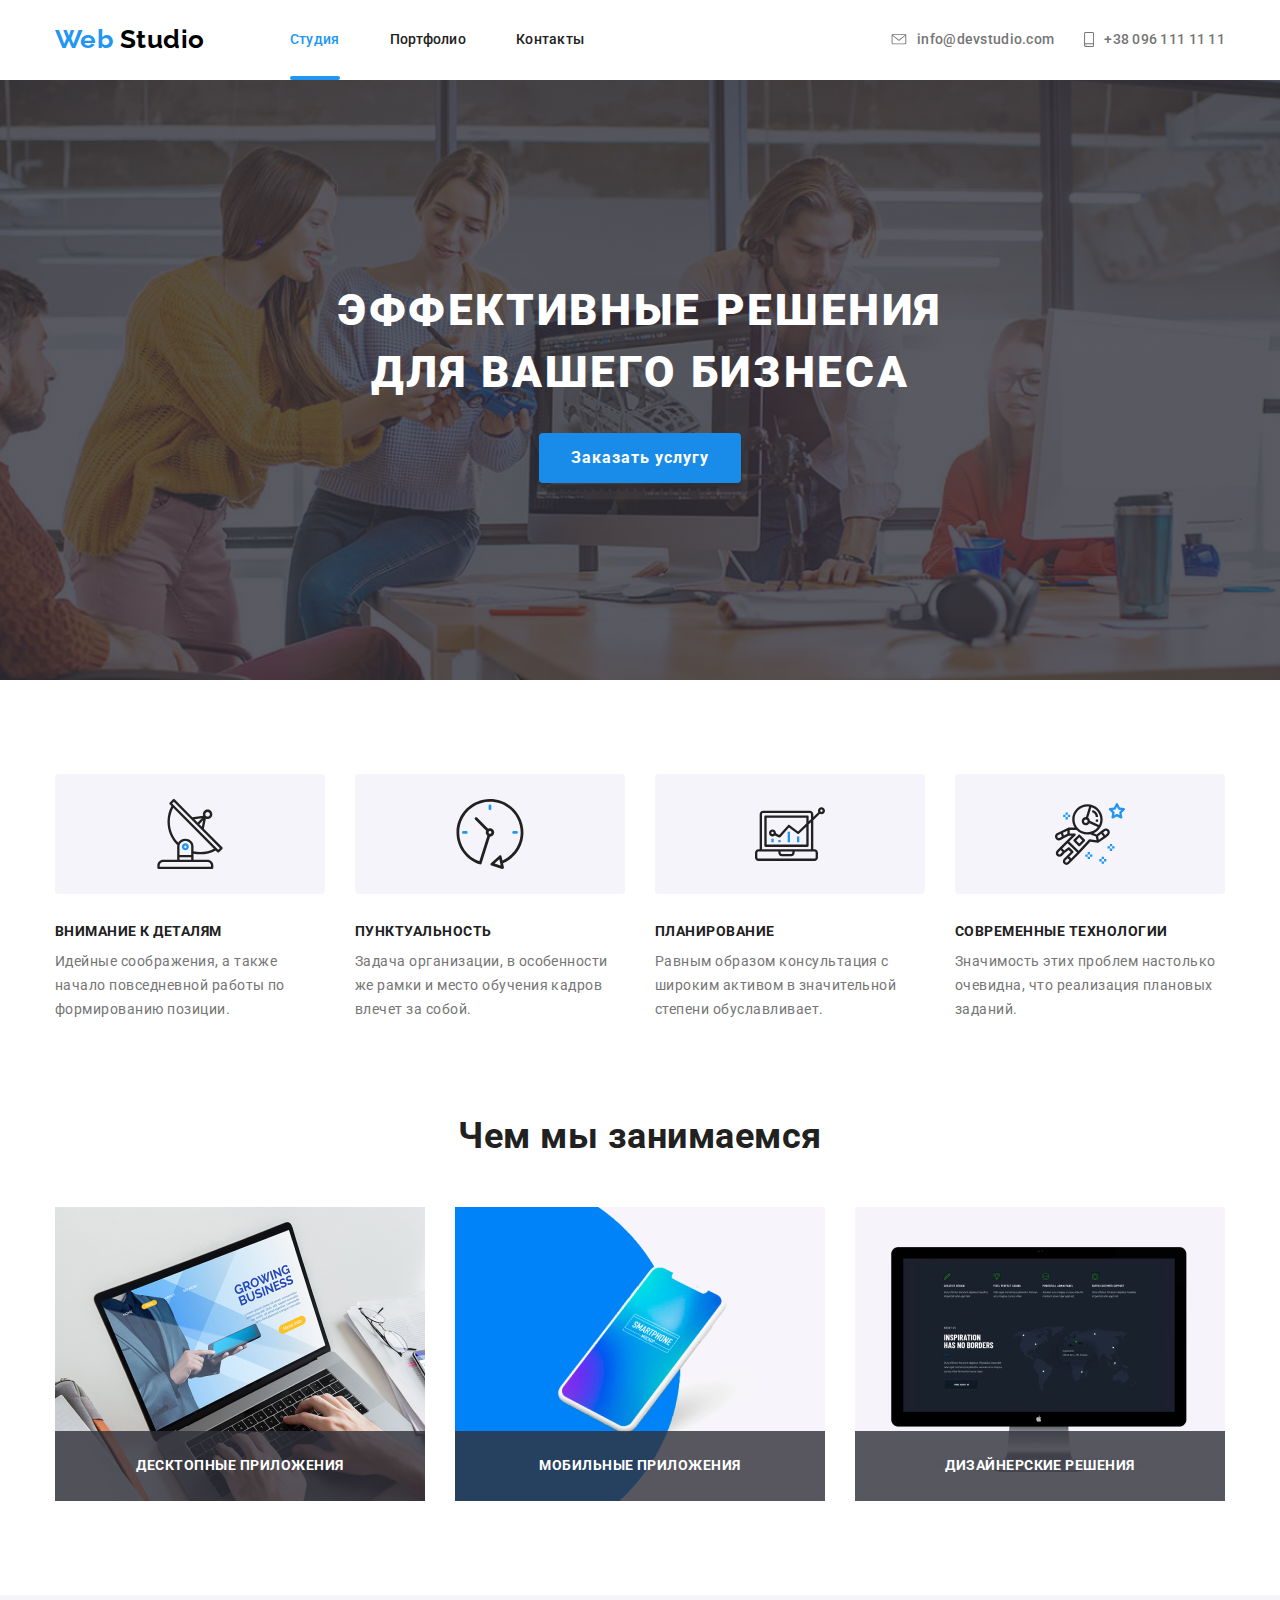
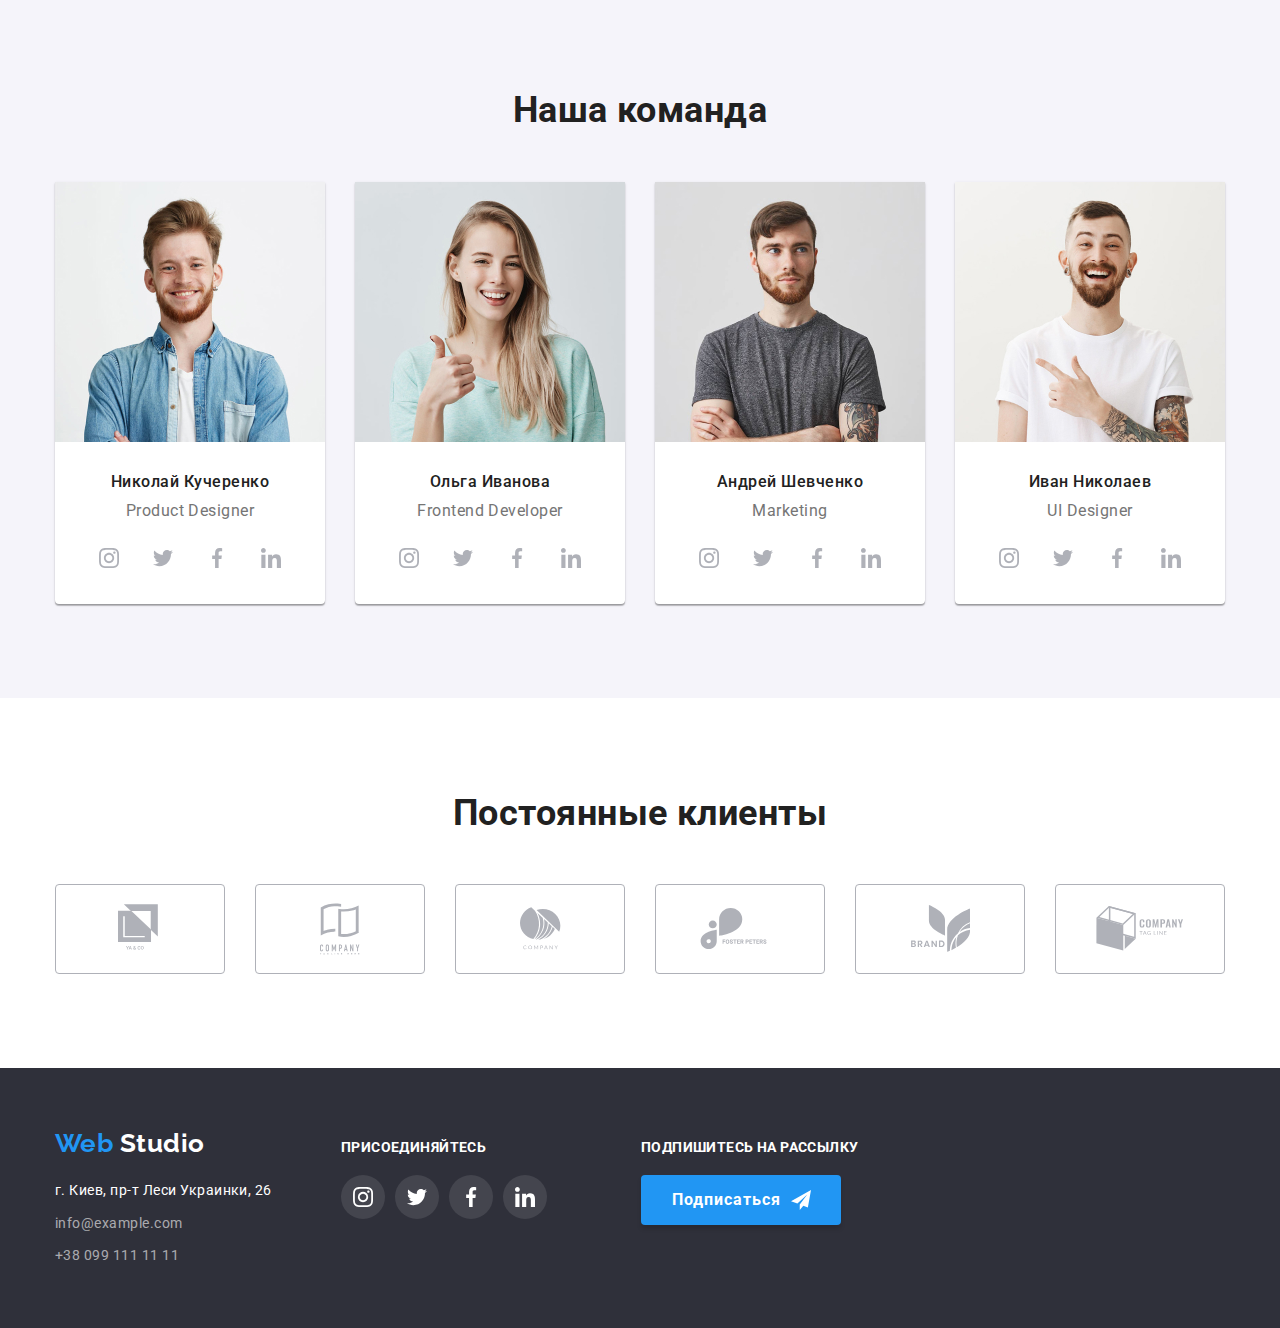
<file: index.html>
<!DOCTYPE html>
<html lang="ru">
  <head>
    <meta charset="UTF-8" />
    <meta name="viewport" content="width=device-width, initial-scale=1.0" />
    <title lang="en">Webstudio</title>
    <link
      href="https://fonts.googleapis.com/css2?family=Raleway:wght@700&family=Roboto:wght@400;500;700;900&display=swap"
      rel="stylesheet"
    />
    <link
      rel="stylesheet"
      href="./сss/normalize.css"
    />
    <link rel="stylesheet" href="./сss/style.css" />
  </head>
  <body>
    <!-- Шапка -->
    <header class="head main-no-border">
      <div class="container section">
        <nav class="main-nav">
          <a href="./index.html" class="logo-head"
            ><span class="logo-decoration">Web</span> Studio</a
          >
          <ul class="menunav list">
            <li class="item">
              <a href="./index.html" class="menunav-links current link"
                >Студия</a
              >
            </li>
            <li class="item">
              <a href="./portfolio.html" class="menunav-links link"
                >Портфолио</a
              >
            </li>
            <li class="item">
              <a href="" class="menunav-links link">Контакты</a>
            </li>
          </ul>
        </nav>
        <div class="header-util">
          <address class="contacts list">
            <ul class="contacts-list list">
              <li class="contacts-list-item">
                <a
                  class="contacts-links envelope"
                  href="mailto:info@devstudio.com"
                  lang="en"
                  ><svg class="icon-envelope" width="16" height="11">
                    <use href="./icons/sprite.svg#icon-envelope"></use>
                  </svg>
                  info@devstudio.com</a
                >
              </li>
              <li class="contacts-list-item">
                <a class="contacts-links smartphone" href="tel:=380961111111">
                  <svg class="icon-smartphone" width="10" height="15">
                    <use href="./icons/sprite.svg#icon-smartphone"></use>
                  </svg>
                  +38 096 111 11 11</a
                >
              </li>
            </ul>
          </address>
        </div>
      </div>
    </header>
    <main>
      <!-- Секция Герой -->
      <section class="hero">
        <div class="container">
          <h1 class="hero-title">
            Эффективные решения<br />
            для вашего бизнеса
          </h1>
          <a href="" class="button">Заказать услугу</a>
        </div>
      </section>

      <!-- Секция преимуществ -->
      <section class="section advantages">
        <div class="container">
          <h2 class="subject">Наши Преимущества</h2>
          <ul class="advantages-list list">
            <li class="advantages-item">
              <div class="advantages-util">
                <svg class="icon-advantages">
                  <use href="./icons/sprite.svg#icon-antenna"></use>
                </svg>
              </div>
              <h3 class="advantages-title">Внимание к деталям</h3>
              <p class="advantages-text">
                Идейные соображения, а также начало повседневной работы по
                формированию позиции.
              </p>
            </li>
            <li class="advantages-item">
              <div class="advantages-util">
                <svg class="icon-advantages">
                  <use href="./icons/sprite.svg#icon-clock"></use>
                </svg>
              </div>
              <h3 class="advantages-title">Пунктуальность</h3>
              <p class="advantages-text">
                Задача организации, в особенности же рамки и место обучения
                кадров влечет за собой.
              </p>
            </li>
            <li class="advantages-item">
              <div class="advantages-util">
                <svg class="icon-advantages">
                  <use href="./icons/sprite.svg#icon-diagram"></use>
                </svg>
              </div>
              <h3 class="advantages-title">Планирование</h3>
              <p class="advantages-text">
                Равным образом консультация с широким активом в значительной
                степени обуславливает.
              </p>
            </li>
            <li class="advantages-item">
              <div class="advantages-util">
                <svg class="icon-advantages">
                  <use href="./icons/sprite.svg#icon-astronaut"></use>
                </svg>
              </div>
              <h3 class="advantages-title">Современные технологии</h3>
              <p class="advantages-text">
                Значимость этих проблем настолько очевидна, что реализация
                плановых заданий.
              </p>
            </li>
          </ul>
        </div>
      </section>
      <!-- Секций чем мы занимаемся -->
      <section class="job section">
        <div class="container">
          <h2 class="job-title">Чем мы занимаемся</h2>
          <ul class="job-list list">
            <li class="job-list-item">
              <img
                src="./img/computer.jpg"
                alt="Ноутбук"
                width="370"
                height="294"
              />
              <h3 class="job-description">Десктопные приложения</h3>
            </li>
            <li class="job-list-item">
              <img
                src="./img/box.jpg"
                alt="Телефон"
                width="370"
                height="294"
              />
              <h3 class="job-description">Мобильные приложения</h3>
            </li>
            <li class="job-list-item">
              <img
                src="./img/display.jpg"
                alt="Монитор"
                width="370"
                height="294"
              />
              <h3 class="job-description">Дизайнерские решения</h3>
            </li>
          </ul>
        </div>
      </section>
      <!-- Секция наша команда -->
      <section class="team section">
        <div class="container">
          <h2 class="team-main-title">Наша команда</h2>
          <ul class="team-list list">
            <li class="team-list-item">
              <img
                src="./img/team/nikolai.jpg"
                alt="Фото_дизайнера"
                width="270"
                height="260"
              />
              <h3 class="team-title">Николай Кучеренко</h3>
              <p class="team-text">Product Designer</p>
              <ul class="team-socials list">
                <li class="team-socials-item">
                  <a
                    class="team-socials-item-link"
                    href="https://www.instagram.com/"
                    aria-label="Иконка инстаграма"
                    ><svg class="icon-socials-team">
                      <use href="./icons/sprite.svg#icon-instagram"></use>
                    </svg>
                  </a>
                </li>
                <li class="team-socials-item">
                  <a
                    class="team-socials-item-link"
                    href="https://twitter.com/?lang=ru"
                    aria-label="Иконка твиттера"
                    ><svg class="icon-socials-team">
                      <use href="./icons/sprite.svg#icon-twitter"></use>
                    </svg>
                  </a>
                </li>
                <li class="team-socials-item">
                  <a
                    class="team-socials-item-link"
                    href="https://www.facebook.com/"
                    aria-label="Иконка фейсбука"
                    ><svg class="icon-socials-team">
                      <use href="./icons/sprite.svg#icon-facebook"></use></svg
                  ></a>
                </li>
                <li class="team-socials-item">
                  <a
                    class="team-socials-item-link"
                    href="https://www.linkedin.com/"
                    aria-label="Иконка линкедина"
                    ><svg class="icon-socials-team">
                      <use href="./icons/sprite.svg#icon-linkedin"></use></svg
                  ></a>
                </li>
              </ul>
            </li>
            <li class="team-list-item">
              <img
                src="./img/team/olga.jpg"
                alt="Фото_разработчика"
                width="270"
                height="260"
              />
              <h3 class="team-title">Ольга Иванова</h3>
              <p class="team-text">Frontend Developer</p>
              <ul class="team-socials list">
                <li class="team-socials-item">
                  <a
                    class="team-socials-item-link"
                    href="https://www.instagram.com/"
                    aria-label="Иконка инстаграма"
                    ><svg class="icon-socials-team">
                      <use href="./icons/sprite.svg#icon-instagram"></use>
                    </svg>
                  </a>
                </li>
                <li class="team-socials-item">
                  <a
                    class="team-socials-item-link"
                    href="https://twitter.com/?lang=ru"
                    aria-label="Иконка твиттера"
                    ><svg class="icon-socials-team">
                      <use href="./icons/sprite.svg#icon-twitter"></use></svg
                  ></a>
                </li>
                <li class="team-socials-item">
                  <a
                    class="team-socials-item-link"
                    href="https://www.facebook.com/"
                    aria-label="Иконка фейсбука"
                    ><svg class="icon-socials-team">
                      <use href="./icons/sprite.svg#icon-facebook"></use></svg
                  ></a>
                </li>
                <li class="team-socials-item">
                  <a
                    class="team-socials-item-link"
                    href="https://www.linkedin.com/"
                    aria-label="Иконка линкедина"
                    ><svg class="icon-socials-team">
                      <use href="./icons/sprite.svg#icon-linkedin"></use></svg
                  ></a>
                </li>
              </ul>
            </li>
            <li class="team-list-item">
              <img
                src="./img/team/andrei.jpg"
                alt="Фото_маркетингового_директора"
                width="270"
                height="260"
              />
              <h3 class="team-title">Андрей Шевченко</h3>
              <p class="team-text">Marketing</p>
              <ul class="team-socials list">
                <li class="team-socials-item">
                  <a
                    class="team-socials-item-link"
                    href="https://www.instagram.com/"
                    aria-label="Иконка инстаграма"
                    ><svg class="icon-socials-team">
                      <use href="./icons/sprite.svg#icon-instagram"></use>
                    </svg>
                  </a>
                </li>
                <li class="team-socials-item">
                  <a
                    class="team-socials-item-link"
                    href="https://twitter.com/?lang=ru"
                    aria-label="Иконка твиттера"
                    ><svg class="icon-socials-team">
                      <use href="./icons/sprite.svg#icon-twitter"></use></svg
                  ></a>
                </li>
                <li class="team-socials-item">
                  <a
                    class="team-socials-item-link"
                    href="https://www.facebook.com/"
                    aria-label="Иконка фейсбука"
                    ><svg class="icon-socials-team">
                      <use href="./icons/sprite.svg#icon-facebook"></use></svg
                  ></a>
                </li>
                <li class="team-socials-item">
                  <a
                    class="team-socials-item-link"
                    href="https://www.linkedin.com/"
                    aria-label="Иконка линкедина"
                    ><svg class="icon-socials-team">
                      <use href="./icons/sprite.svg#icon-linkedin"></use></svg
                  ></a>
                </li>
              </ul>
            </li>
            <li class="team-list-item">
              <img
                src="./img/team/ivan.jpg"
                alt="Фото_дизайнера_интерфейса"
                width="270"
                height="260"
              />
              <h3 class="team-title">Иван Николаев</h3>
              <p class="team-text">UI Designer</p>
              <ul class="team-socials list">
                <li class="team-socials-item">
                  <a
                    class="team-socials-item-link"
                    href="https://www.instagram.com/"
                    aria-label="Иконка инстаграма"
                    ><svg class="icon-socials-team">
                      <use href="./icons/sprite.svg#icon-instagram"></use>
                    </svg>
                  </a>
                </li>
                <li class="team-socials-item">
                  <a
                    class="team-socials-item-link"
                    href="https://twitter.com/?lang=ru"
                    aria-label="Иконка твиттера"
                    ><svg class="icon-socials-team">
                      <use href="./icons/sprite.svg#icon-twitter"></use></svg
                  ></a>
                </li>
                <li class="team-socials-item">
                  <a
                    class="team-socials-item-link"
                    href="https://www.facebook.com/"
                    aria-label="Иконка фейсбука"
                    ><svg class="icon-socials-team">
                      <use href="./icons/sprite.svg#icon-facebook"></use></svg
                  ></a>
                </li>
                <li class="team-socials-item">
                  <a
                    class="team-socials-item-link"
                    href="https://www.linkedin.com/"
                    aria-label="Иконка линкедина"
                    ><svg class="icon-socials-team">
                      <use href="./icons/sprite.svg#icon-linkedin"></use></svg
                  ></a>
                </li>
              </ul>
            </li>
          </ul>
        </div>
      </section>
      <!-- Секция постоянные клиенты -->
      <section class="clients section">
        <div class="container">
          <h2 class="clients-title">Постоянные клиенты</h2>
          <ul class="clients-list list">
            <li class="clients-list-item">
              <a
                class="clients-list-item-link"
                href=""
                aria-label="логотип_клиента1"
                ><svg class="client_logo" width="44" height="49">
                  <use href="./icons/sprite.svg#icon-logo_1"></use></svg
              ></a>
            </li>
            <li class="clients-list-item">
              <a
                class="clients-list-item-link"
                href=""
                aria-label="логотип_клиента2"
                ><svg class="client_logo" width="40" height="52">
                  <use href="./icons/sprite.svg#icon-logo_2"></use></svg
              ></a>
            </li>
            <li class="clients-list-item">
              <a
                class="clients-list-item-link"
                href=""
                aria-label="логотип_клиента3"
                ><svg class="client_logo" width="41" height="43">
                  <use href="./icons/sprite.svg#icon-logo_3"></use></svg
              ></a>
            </li>
            <li class="clients-list-item">
              <a
                class="clients-list-item-link"
                href=""
                aria-label="логотип_клиента4"
                ><svg class="client_logo" width="80" height="42">
                  <use href="./icons/sprite.svg#icon-logo_4"></use></svg
              ></a>
            </li>
            <li class="clients-list-item">
              <a
                class="clients-list-item-link"
                href=""
                aria-label="логотип_клиента5"
                ><svg class="client_logo" width="59" height="47">
                  <use href="./icons/sprite.svg#icon-logo_5"></use></svg
              ></a>
            </li>
            <li class="clients-list-item">
              <a
                class="clients-list-item-link"
                href=""
                aria-label="логотип_клиента6"
                ><svg class="client_logo" width="88" height="45">
                  <use href="./icons/sprite.svg#icon-logo_6"></use></svg
              ></a>
            </li>
          </ul>
        </div>
      </section>
    </main>
    <!-- Футер -->
    <footer class="footer">
      <div class="footer-nav container section">
        <div class="footer-contacts-block">
          <a href="./index.html" class="logo-footer"
            ><span class="logo-decoration">Web</span> Studio</a
          >
          <address class="contacts-footer">
            <ul class="contacts-footer-list list">
              <li class="contacts-footer-list-item">
                <a href="https://goo.gl/maps/6xq8Gzf84UrhbULt7" class="map-link"
                  >г. Киев, пр-т Леси Украинки, 26</a
                >
              </li>
              <li class="contacts-footer-list-item">
                <a href="mailto:info@example.com" class="mail-footer"
                  >info@example.com</a
                >
              </li>
              <li class="contacts-footer-list-item">
                <a href="tel:+380991111111" class="phone-footer"
                  >+38 099 111 11 11</a
                >
              </li>
            </ul>
          </address>
        </div>
        <div class="join_us">
          <b class="join_us-title">ПРИСОЕДИНЯЙТЕСЬ</b>
          <ul class="footer-socials list">
            <li class="footer-socials-item">
              <a
                class="footer-socials-item-link"
                href=""
                aria-label="Иконка инстаграма"
                ><svg class="icon_footer">
                  <use href="./icons/sprite.svg#icon-instagram"></use>
                </svg>
              </a>
            </li>
            <li class="footer-socials-item">
              <a
                class="footer-socials-item-link"
                href=""
                aria-label="Иконка твиттера"
                ><svg class="icon_footer">
                  <use href="./icons/sprite.svg#icon-twitter"></use>
                </svg>
              </a>
            </li>
            <li class="footer-socials-item">
              <a
                class="footer-socials-item-link"
                href=""
                aria-label="Иконка фейсбука"
                ><svg class="icon_footer">
                  <use href="./icons/sprite.svg#icon-facebook"></use>
                </svg>
              </a>
            </li>
            <li class="footer-socials-item">
              <a
                class="footer-socials-item-link"
                href=""
                aria-label="Иконка линкедина"
                ><svg class="icon_footer">
                  <use href="./icons/sprite.svg#icon-linkedin"></use>
                </svg>
              </a>
            </li>
          </ul>
        </div>
        <div class="subscribe">
          <b class="subscribe-title">Подпишитесь на рассылку</b>
          <a href="" class="button-footer"
            >Подписаться<svg class="icon-icon_send">
              <use href="./icons/sprite.svg#icon-icon_send"></use></svg
          ></a>
        </div>
      </div>
    </footer>
  </body>
</html>
</file>
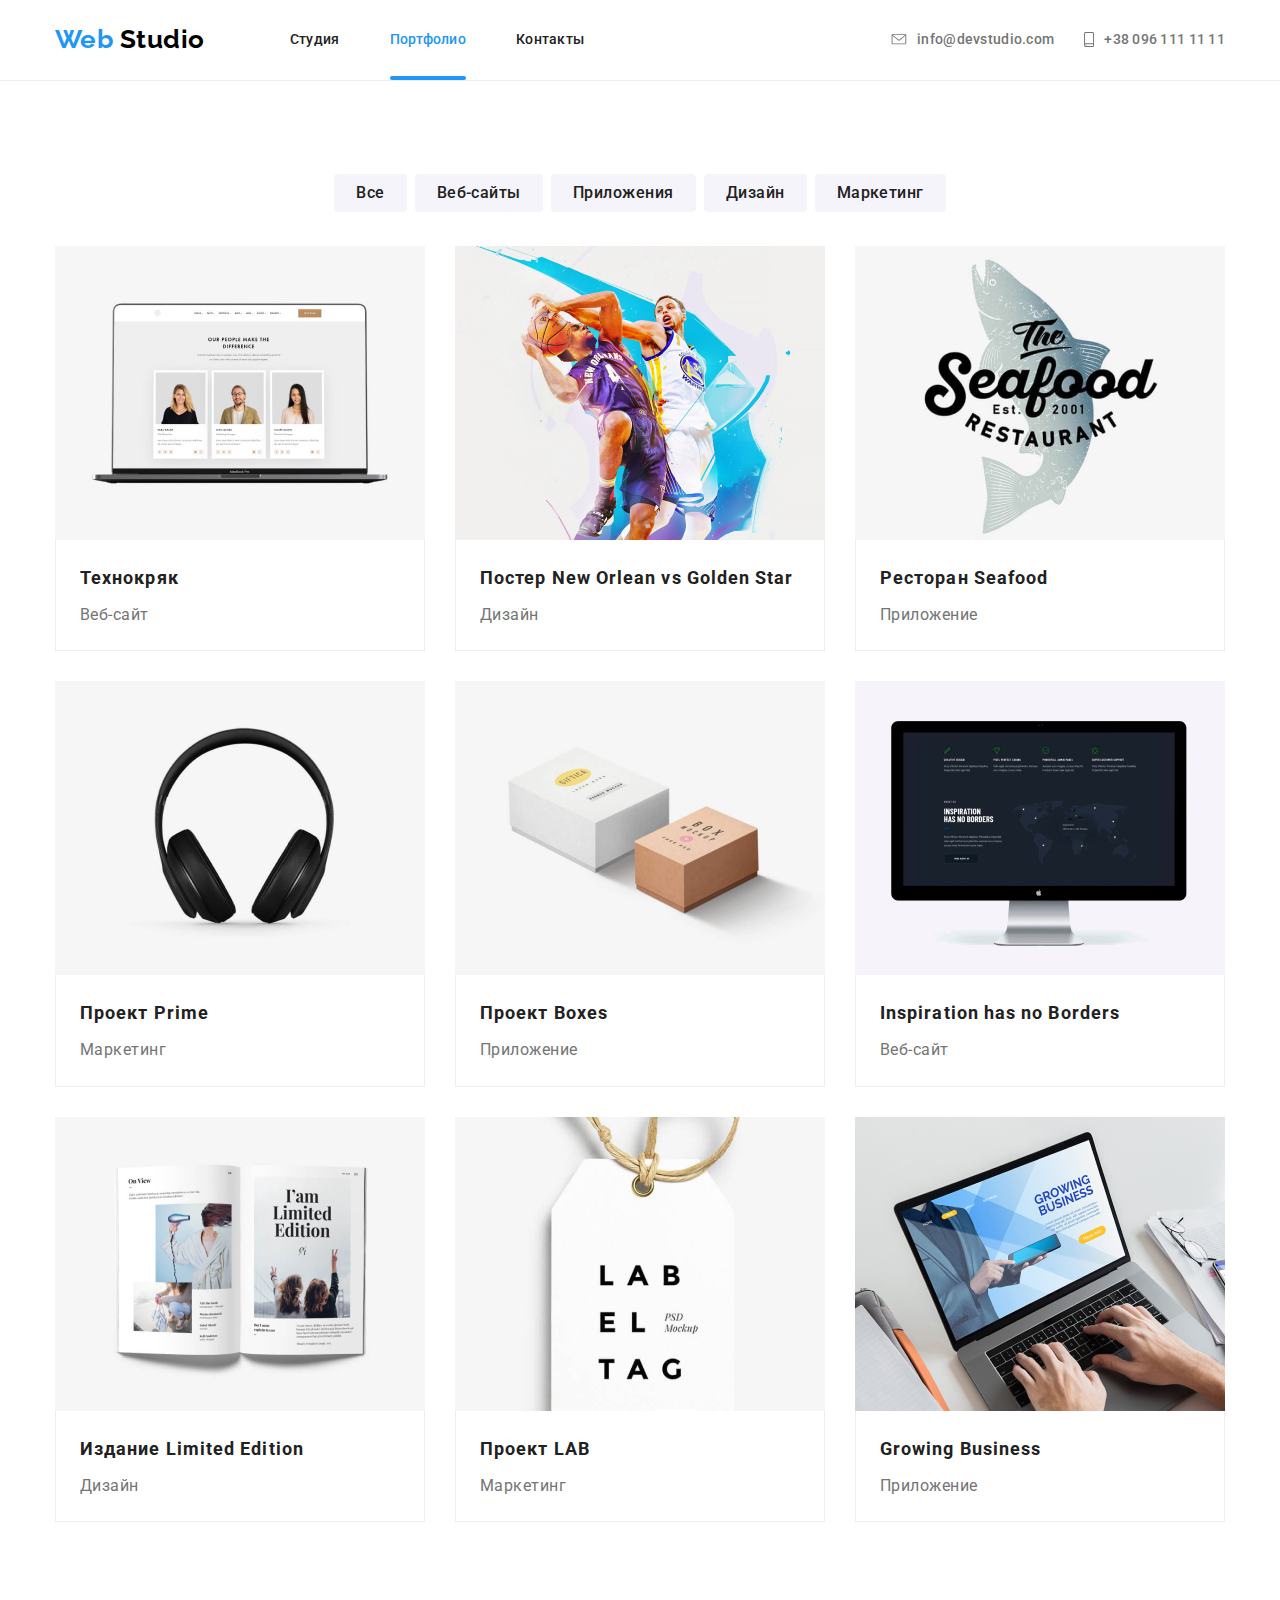
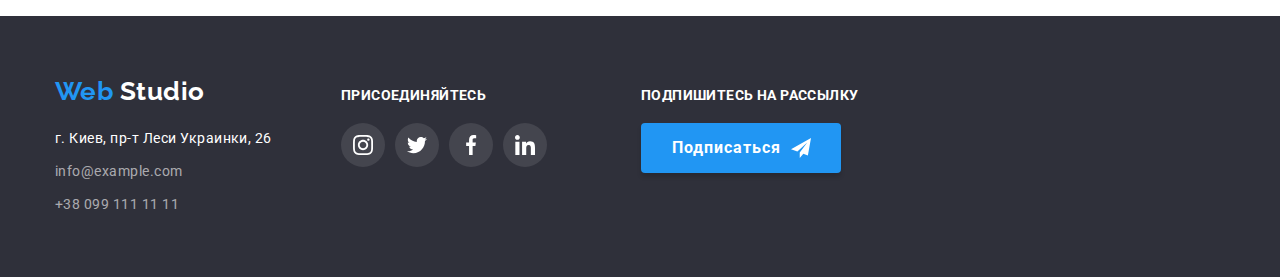
<file: portfolio.html>
<!DOCTYPE html>
<html lang="ru">
  <head>
    <meta charset="UTF-8" />
    <meta name="viewport" content="width=device-width, initial-scale=1.0" />
    <title lang="en">Portfolio</title>
    <link
      href="https://fonts.googleapis.com/css2?family=Raleway:wght@700&family=Roboto:wght@400;500;700;900&display=swap"
      rel="stylesheet"
    />
    <link
      rel="stylesheet"
      href="./сss/normalize.css"
    />
    <link rel="stylesheet" href="./сss/style.css" />
  </head>
  <body>
    <!-- Шапка -->
    <header class="head">
      <div class="container section">
        <nav class="main-nav">
          <a href="./index.html" class="logo-head"
            ><span class="logo-decoration">Web</span> Studio</a
          >
          <ul class="menunav list">
            <li class="item">
              <a href="./index.html" class="menunav-links link">Студия</a>
            </li>
            <li class="item">
              <a href="./portfolio.html" class="menunav-links current link"
                >Портфолио</a
              >
            </li>
            <li class="item">
              <a href="" class="menunav-links link">Контакты</a>
            </li>
          </ul>
        </nav>
        <div class="header-util">
          <address class="contacts list">
            <ul class="contacts-list list">
              <li class="contacts-list-item">
                <a
                  class="contacts-links evenlope"
                  href="mailto:info@devstudio.com"
                  lang="en"
                  ><svg class="icon-envelope" width="16" height="11">
                    <use href="./icons/sprite.svg#icon-envelope"></use>
                  </svg>
                  info@devstudio.com</a
                >
              </li>
              <li class="contacts-list-item">
                <a class="contacts-links smartphone" href="tel:=380961111111"
                  ><svg class="icon-smartphone" width="10" height="15">
                    <use href="./icons/sprite.svg#icon-smartphone"></use>
                  </svg>
                  +38 096 111 11 11</a
                >
              </li>
            </ul>
          </address>
        </div>
      </div>
    </header>

    <main>
      <!--Портфолио-->
      <!-- Набор кнопок фильтра -->
      <section class="portfolio-section container">
        <h1 hidden>Портфолио</h1>
        <ul class="filter-list list">
          <li class="filter-list-item">
            <button type="button" class="button-filter-secondary">Все</button>
          </li>
          <li class="filter-list-item">
            <button type="button" class="button-filter-secondary">
              Веб-сайты
            </button>
          </li>
          <li class="filter-list-item">
            <button type="button" class="button-filter-secondary">
              Приложения
            </button>
          </li>
          <li class="filter-list-item">
            <button type="button" class="button-filter-secondary">
              Дизайн
            </button>
          </li>
          <li class="filter-list-item">
            <button type="button" class="button-filter-secondary">
              Маркетинг
            </button>
          </li>
        </ul>
        <!-- Карточки портфолио -->
        <ul class="portfolio list">
          <li class="portfolio-item">
            <a class="portfolio-item-link" href=""
              ><div class="portfolio-item-img-description">
                <img
                  class="portfolio-item-img"
                  src="./img-portfoglio/computer.jpg"
                  alt="Изображение ноутбука"
                  width="370"
                  height="294"
                />
                <p class="portfolio-description">
                  Технокряк это современная площадка распространения
                  коронавируса. Компании используют эту платформу для цифрового
                  шпионажа и атак на защищённые сервера конкурентов.
                </p>
              </div>
              <div class="border-box">
                <h2 class="portfolio-title">Технокряк</h2>
                <p class="portfolio-text">Веб-сайт</p>
              </div>
            </a>
          </li>
          <li class="portfolio-item">
            <a class="portfolio-item-link" href=""
              ><div class="portfolio-item-img-description">
                <img
                  class="portfolio-item-img"
                  src="./img-portfoglio/basketball.jpg"
                  alt="баскетболисты"
                  width="370"
                  height="294"
                />
                <p class="portfolio-description">
                  Технокряк это современная площадка распространения
                  коронавируса. Компании используют эту платформу для цифрового
                  шпионажа и атак на защищённые сервера конкурентов.
                </p>
              </div>

              <div class="border-box">
                <h2 class="portfolio-title">
                  Постер <span lang="en">New Orlean vs Golden Star</span>
                </h2>
                <p class="portfolio-text">Дизайн</p>
              </div>
            </a>
          </li>
          <li class="portfolio-item">
            <a class="portfolio-item-link" href="">
              <div class="portfolio-item-img-description">
                <img
                  class="portfolio-item-img"
                  src="./img-portfoglio/fish.jpg"
                  alt="рыбный ресторан"
                  width="370"
                  height="294"
                />
                <p class="portfolio-description">
                  Технокряк это современная площадка распространения
                  коронавируса. Компании используют эту платформу для цифрового
                  шпионажа и атак на защищённые сервера конкурентов.
                </p>
              </div>

              <div class="border-box">
                <h2 class="portfolio-title">
                  Ресторан <span lang="en">Seafood</span>
                </h2>
                <p class="portfolio-text">Приложение</p>
              </div>
            </a>
          </li>
          <li class="portfolio-item">
            <a class="portfolio-item-link" href=""
              ><div class="portfolio-item-img-description">
                <img
                  class="portfolio-item-img"
                  src="./img-portfoglio/headphones.jpg"
                  alt="Изображение наушников"
                  width="370"
                  height="294"
                />
                <p class="portfolio-description">
                  Технокряк это современная площадка распространения
                  коронавируса. Компании используют эту платформу для цифрового
                  шпионажа и атак на защищённые сервера конкурентов.
                </p>
              </div>
              <div class="border-box">
                <h2 class="portfolio-title">
                  Проект <span lang="en">Prime</span>
                </h2>
                <p class="portfolio-text">Маркетинг</p>
              </div>
            </a>
          </li>
          <li class="portfolio-item">
            <a class="portfolio-item-link" href=""
              ><div class="portfolio-item-img-description">
                <img
                  class="portfolio-item-img"
                  src="./img-portfoglio/boxs.jpg"
                  alt="Проект Boxes"
                  width="370"
                  height="294"
                />
                <p class="portfolio-description">
                  Технокряк это современная площадка распространения
                  коронавируса. Компании используют эту платформу для цифрового
                  шпионажа и атак на защищённые сервера конкурентов.
                </p>
              </div>

              <div class="border-box">
                <h2 class="portfolio-title">
                  Проект <span lang="en">Boxes</span>
                </h2>
                <p class="portfolio-text">Приложение</p>
              </div>
            </a>
          </li>
          <li class="portfolio-item">
            <a class="portfolio-item-link" href=""
              ><div class="portfolio-item-img-description">
                <img
                  class="portfolio-item-img"
                  src="./img-portfoglio/display1.jpg"
                  alt="Изображение монитора"
                  width="370"
                  height="294"
                />
                <p class="portfolio-description">
                  Технокряк это современная площадка распространения
                  коронавируса. Компании используют эту платформу для цифрового
                  шпионажа и атак на защищённые сервера конкурентов.
                </p>
              </div>
              <div class="border-box">
                <h2 class="portfolio-title">
                  <span lang="en">Inspiration has no Borders</span>
                </h2>
                <p class="portfolio-text">Веб-сайт</p>
              </div>
            </a>
          </li>
          <li class="portfolio-item">
            <a class="portfolio-item-link" href=""
              ><div class="portfolio-item-img-description">
                <img
                  class="portfolio-item-img"
                  src="./img-portfoglio/magazine.jpg"
                  alt="Издание журнала"
                  width="370"
                  height="294"
                />
                <p class="portfolio-description">
                  Технокряк это современная площадка распространения
                  коронавируса. Компании используют эту платформу для цифрового
                  шпионажа и атак на защищённые сервера конкурентов.
                </p>
              </div>

              <div class="border-box">
                <h2 class="portfolio-title">
                  Издание <span lang="en">Limited Edition</span>
                </h2>
                <p class="portfolio-text">Дизайн</p>
              </div>
            </a>
          </li>
          <li class="portfolio-item">
            <a class="portfolio-item-link" href=""
              ><div class="portfolio-item-img-description">
                <img
                  class="portfolio-item-img"
                  src="./img-portfoglio/lab.jpg"
                  alt="Проект Lab"
                  width="370"
                  height="294"
                />
                <p class="portfolio-description">
                  Технокряк это современная площадка распространения
                  коронавируса. Компании используют эту платформу для цифрового
                  шпионажа и атак на защищённые сервера конкурентов.
                </p>
              </div>

              <div class="border-box">
                <h2 class="portfolio-title">
                  Проект <span lang="en">LAB</span>
                </h2>
                <p class="portfolio-text">Маркетинг</p>
              </div>
            </a>
          </li>
          <li class="portfolio-item">
            <a class="portfolio-item-link" href=""
              ><div class="portfolio-item-img-description">
                <img
                  class="portfolio-item-img"
                  src="./img-portfoglio/computer2.jpg"
                  alt="ноутбук"
                  width="370"
                  height="294"
                />
                <p class="portfolio-description">
                  Технокряк это современная площадка распространения
                  коронавируса. Компании используют эту платформу для цифрового
                  шпионажа и атак на защищённые сервера конкурентов.
                </p>
              </div>

              <div class="border-box">
                <h2 class="portfolio-title">
                  <span lang="en">Growing Business</span>
                </h2>
                <p class="portfolio-text">Приложение</p>
              </div>
            </a>
          </li>
        </ul>
      </section>
    </main>
    <!--Footer-->
    <footer class="footer">
      <div class="footer-nav container section">
        <div class="footer-contacts-block">
          <a href="./index.html" class="logo-footer"
            ><span class="logo-decoration">Web</span> Studio</a
          >
          <address class="contacts-footer">
            <ul class="contacts-footer-list list">
              <li class="contacts-footer-list-item">
                <a href="https://goo.gl/maps/6xq8Gzf84UrhbULt7" class="map-link"
                  >г. Киев, пр-т Леси Украинки, 26</a
                >
              </li>
              <li class="contacts-footer-list-item">
                <a href="mailto:info@example.com" class="mail-footer"
                  >info@example.com</a
                >
              </li>
              <li class="contacts-footer-list-item">
                <a href="tel:+380991111111" class="phone-footer"
                  >+38 099 111 11 11</a
                >
              </li>
            </ul>
          </address>
        </div>
        <div class="join_us">
          <b class="join_us-title">ПРИСОЕДИНЯЙТЕСЬ</b>
          <ul class="footer-socials list">
            <li class="footer-socials-item">
              <a
                class="footer-socials-item-link"
                href=""
                aria-label="Иконка инстаграма"
                ><svg class="icon_footer">
                  <use href="./icons/sprite.svg#icon-instagram"></use>
                </svg>
              </a>
            </li>
            <li class="footer-socials-item">
              <a
                class="footer-socials-item-link"
                href=""
                aria-label="Иконка твиттера"
                ><svg class="icon_footer">
                  <use href="./icons/sprite.svg#icon-twitter"></use>
                </svg>
              </a>
            </li>
            <li class="footer-socials-item">
              <a
                class="footer-socials-item-link"
                href=""
                aria-label="Иконка фейсбука"
                ><svg class="icon_footer">
                  <use href="./icons/sprite.svg#icon-facebook"></use>
                </svg>
              </a>
            </li>
            <li class="footer-socials-item">
              <a
                class="footer-socials-item-link"
                href=""
                aria-label="Иконка линкедина"
                ><svg class="icon_footer">
                  <use href="./icons/sprite.svg#icon-linkedin"></use>
                </svg>
              </a>
            </li>
          </ul>
        </div>
        <div class="subscribe">
          <b class="subscribe-title">Подпишитесь на рассылку</b>
          <a href="" class="button-footer"
            >Подписаться<svg class="icon-icon_send">
              <use href="./icons/sprite.svg#icon-icon_send"></use></svg
          ></a>
        </div>
      </div>
    </footer>
  </body>
</html>
</file>
<file: сss/style.css>
html {
  box-sizing: border-box;
}

*,
*::before,
*::after {
  box-sizing: inherit;
}

:root {
  --main-font: 'Roboto', sans-serif;
  --second-font: 'Raleway', sans-serif;
  --primary-text-color: #757575;
  --primary-title-color: #212121;
  --accent-color: #2196f3;
  --primary-white-color: #ffffff;
  --footer-background-color: #2f303a;
  --secondary-white-color: #f5f4fa;
  --main-black-color: #000000;
  --footer-links-color: rgba(255, 255, 255, 0.6);
  --secondaty-accent-color: #188ce8;
  --text-background-color: rgba(47, 48, 58, 0.8);
  --socials-main-color: #afb1b8;
  --primary-background-color: #e5e5e5;
  --portfolio-card-border-color: #eeeeee;
  --hero-gradient-color: rgba(47, 48, 58, 0.8);
  --header-border-color: #ececec;

  --max-width: 1200px;
}

body {
  background-color: var(--primary-white-color);
  color: var(--primary-text-color);
  font-family: var(--main-font);
  letter-spacing: 0.03em;
}

h1,
h2,
h3,
h4,
h5,
h6,
p {
  padding: 0;
  margin: 0;
}
/* обнуление стилей */

img {
  display: block;
  max-width: 100%;
  height: auto;
}

.list {
  list-style: none;
  margin: 0px;
  padding: 0px;
}
.link {
  text-decoration: none;
  display: block;
}

/* Контейнер */
.container {
  width: 1200px;
  margin-left: auto;
  margin-right: auto;
  padding-left: 15px;
  padding-right: 15px;
}
/* cекция */
.section {
  padding-top: 94px;
  padding-bottom: 94px;

  margin-left: auto;
  margin-right: auto;
}

/* оформление шапки */

.logo-head,
.logo-decoration {
  font-family: var(--second-font);
  font-weight: bold;
  font-size: 26px;
  line-height: 1.2;
  color: var(--main-black-color);
}

.head .container {
  display: flex;
  align-items: center;
  justify-content: space-between;
}

.logo-head {
  margin-right: 85px;
}

.logo-decoration {
  color: var(--accent-color);
}

/* оформление навигации сайта */
.main-no-border {
  border: 0px;
}

header {
  color: var(--main-font-color);
  border-bottom: 1px solid var(--header-border-color);
}

header .section {
  padding-top: 0px;
  padding-bottom: 0px;
}

.main-nav,
.menunav {
  display: flex;
  align-items: center;
  /* justify-content: space-around; */
}

.menunav .item:not(:last-child) {
  margin-right: 50px;
}

.header-util {
  display: flex;
}

.contacts-list {
  display: flex;
}

.contacts-list-item:not(:last-child) {
  margin-right: 30px;
}

.menunav-links,
.contacts-links {
  position: relative;

  padding-top: 32px;
  padding-bottom: 32px;

  font-style: normal;
  color: var(--primary-title-color);
  font-weight: 500;
  font-size: 14px;
  line-height: 1.14;
  letter-spacing: 0.02em;

  transition: color 250ms cubic-bezier(0.4, 0, 0.2, 1);
}

.contacts-links {
  display: flex;
  align-items: center;
}

.icon-smartphone {
  margin-right: 10px;
  fill: var(--primary-text-color);

  transition: fill 250ms cubic-bezier(0.4, 0, 0.2, 1);
}

.icon-envelope {
  margin-right: 10px;
  fill: var(--primary-text-color);

  transition: fill 250ms cubic-bezier(0.4, 0, 0.2, 1);
}

/* Оформление интерактивных элементов */
.menunav .menunav-links:hover,
.menunav .menunav-links:focus,
.menunav .menunav-links.current,
.contacts .contacts-links:focus,
.contacts .contacts-links:hover,
.contacts-links:hover .icon-smartphone,
.contacts-links:focus .icon-smartphone,
.contacts-links:hover .icon-envelope,
.contacts-links:focus .icon-envelope {
  color: var(--accent-color);
  fill: var(--accent-color);
}

.team-socials-item-link:hover,
.team-socials-item-link:focus,
.footer-socials-item-link:hover,
.footer-socials-item-link:focus {
  background-color: var(--accent-color);
}

/* линия под активной страницей */

.current::after {
  position: absolute;
  bottom: 0;

  content: '';
  display: block;
  width: 100%;

  height: 4px;
  border-radius: 2px;
  background-color: var(--accent-color);
}

/* оформление списка контактов */
.contacts-links {
  color: var(--primary-text-color);
}

/* Оформление основной страницы */
/* Секция Герой */

/* Картинка Герой */
.hero {
  padding-top: 200px;
  padding-bottom: 200px;
  max-width: 1600px;
  height: 600px;
  margin-left: auto;
  margin-right: auto;
  text-align: center;
  /* outline: 1px solid black; */

  background-image: linear-gradient(
      to right,
      var(--hero-gradient-color),
      var(--hero-gradient-color)
    ),
    url('../img/Header/Hero_opt.jpg');
  background-size: cover;
  background-repeat: no-repeat;
  background-position: center;

  text-align: center;
}

.hero .button {
  padding: 10px 32px;
  border-radius: 4px;
  display: inline-block;
  margin-left: auto;
  margin-right: auto;
  box-shadow: 0px 4px 4px rgba(0, 0, 0, 0.15);
}

.hero-title {
  /* padding-top: 200px; */
  width: 696px;
  margin-left: auto;
  margin-right: auto;
  margin-bottom: 30px;

  font-weight: 900;
  font-size: 44px;
  line-height: 1.4;
  text-align: center;
  letter-spacing: 0.06em;
  text-transform: uppercase;
  color: #ffffff;
}
/* Секция преимуществ */

.advantages-list {
  display: flex;
  align-items: stretch;
  flex-wrap: wrap;
}

.advantages-item {
  width: 270px;
}

.advantages-util {
  display: flex;
  height: 120px;
  background-color: var(--secondary-white-color);
  justify-content: center;
  align-items: center;
  border-radius: 4px;

  margin-bottom: 30px;
}

.icon-advantages {
  width: 70px;
  height: 70px;
}

.advantages-item:not(:last-child) {
  margin-right: 30px;
}

.advantages-title {
  margin-bottom: 10px;

  font-weight: bold;
  font-size: 14px;
  line-height: 1.14;
  text-transform: uppercase;
  color: var(--primary-title-color);
}

.advantages-text {
  font-size: 14px;
  line-height: 1.7;
  color: var(--primary-text-color);
}
/* Секция "Чем мы занимаемся */

.job.section {
  padding-top: 0px;
}

.job-list {
  display: flex;
  /* justify-content: space-between; */
}

.job-list-item:not(:last-child) {
  margin-right: 30px;
}

.job-list-item {
  position: relative;

  width: 370px;
}

.job-title {
  margin-bottom: 50px;

  font-weight: bold;
  font-size: 36px;
  line-height: 1.17;
  text-align: center;
  color: var(--primary-title-color);
}

.job-description {
  position: absolute;
  bottom: 0;

  width: 100%;
  height: 70px;

  display: inline-flex;
  justify-content: center;
  align-items: center;

  font-weight: bold;
  font-size: 14px;
  line-height: 1.14;
  text-align: center;
  text-transform: uppercase;
  color: var(--primary-white-color);
  background-color: var(--text-background-color);
}

/* Секция наша Команда */

.team.section {
  background-color: var(--secondary-white-color);
}

.container .team {
  display: flex;
}

.team-list {
  display: flex;
}

.team-list-item {
  padding-bottom: 24px;

  border-radius: 0px 0px 4px 4px;
  box-shadow: 0px 2px 1px rgba(0, 0, 0, 0.2), 0px 1px 1px rgba(0, 0, 0, 0.14),
    0px 1px 3px rgba(0, 0, 0, 0.12);
  background-color: var(--primary-white-color);
}

.team-list-item > img {
  margin-bottom: 30px;
}

.team-list-item:not(:last-child) {
  margin-right: 30px;
}

/* Заголовок */
.team-main-title {
  margin-bottom: 50px;

  font-weight: bold;
  font-size: 36px;
  line-height: 1.17;
  text-align: center;
  color: var(--primary-title-color);
}

/* Имена команды */
.team-title {
  margin-bottom: 10px;

  font-weight: 500;
  font-size: 16px;
  line-height: 1.19;
  text-align: center;
  color: var(--primary-title-color);
}
/* Должности */
.team-text {
  margin-bottom: 16px;

  font-size: 16px;
  line-height: 1.19;
  text-align: center;
  color: var(--primary-text-color);
}
/* Социальные сети */

.team-socials-item:not(:last-child) {
  margin-right: 10px;
}

.team-socials {
  display: flex;
  justify-content: center;
}

.team-socials-item-link {
  display: flex;
  justify-content: center;
  align-items: center;
  width: 44px;
  height: 44px;
  border-radius: 50%;
  background-color: var(--primary-white-color);

  transition: background-color 250ms cubic-bezier(0.4, 0, 0.2, 1);
}

.icon-socials-team {
  width: 20px;
  height: 20px;
  fill: var(--socials-main-color);

  transition: fill 250ms cubic-bezier(0.4, 0, 0.2, 1);
}

.team-socials-item-link:hover .icon-socials-team {
  fill: var(--primary-white-color);
}

.team-socials a {
  color: var(--socials-main-color);
}

/* Секция постоянные клиенты */

.container .clients {
  display: flex;
}

.clients-list {
  display: flex;
  justify-content: space-between;
}

.clients-list-item {
  display: flex;
  justify-content: center;
  align-items: center;

  width: 170px;
  height: 90px;
  box-sizing: border-box;
}

.clients-list-item-link:hover {
  border: 1px solid var(--accent-color);
  border-radius: 4px;
}

.clients-list-item:hover .client_logo,
.clients-list-item:focus .client_logo {
  fill: var(--accent-color);
}

.clients-list-item:not(:last-child) {
  margin-right: 30px;
}

.clients-list-item-link {
  display: flex;
  justify-content: center;
  align-items: center;
  width: 170px;
  height: 90px;

  border: 1px solid var(--socials-main-color);
  border-radius: 4px;

  transition: border-color 250ms cubic-bezier(0.4, 0, 0.2, 1);
}

.client_logo {
  fill: var(--socials-main-color);

  transition: fill 250ms cubic-bezier(0.4, 0, 0.2, 1);
}

.clients-title {
  margin-bottom: 50px;

  font-weight: bold;
  font-size: 36px;
  line-height: 1.17;
  text-align: center;
  color: var(--primary-title-color);
}

/* Подвал */

.footer {
  background: var(--footer-background-color);
}

footer div {
  vertical-align: top;
}

footer div.section {
  padding-top: 60px;
  padding-bottom: 60px;
}

.footer-nav {
  display: flex;
  align-items: baseline;
  padding-right: 15px;
  padding-left: 15px;
}

.footer-contacts-block {
  /* width: 231px; */
  margin-right: 69px;
}

.contacts-footer-list-item:not(:last-child) {
  margin-bottom: 9px;
}

.mail-footer,
.phone-footer,
.map-link {
  display: block;

  font-style: normal;
  font-size: 14px;
  line-height: 1.7;
  color: rgba(255, 255, 255, 0.6);
}

.phone-footer {
  color: var(--footer-links-color);
}

.logo-footer {
  margin-bottom: 20px;

  font-family: var(--second-font);
  font-weight: bold;
  font-size: 26px;
  line-height: 1.2;
  color: #ffffff;
  text-decoration: none;
  display: block;
}
.map-link {
  color: #ffffff;
}

.join_us {
  margin-right: 94px;
}

.join_us-title,
.subscribe-title {
  display: block;
  margin-bottom: 20px;

  font-family: var(--main-font);
  font-weight: bold;
  font-size: 14px;
  line-height: 16px;
  letter-spacing: 0.03em;
  text-transform: uppercase;
}

.footer-socials {
  display: flex;
  justify-content: space-between;
}
.footer-socials-item:not(:last-child) {
  margin-right: 10px;
}

/* иконки соц-сетей */
.footer-socials-item-link {
  display: flex;
  justify-content: center;
  align-items: center;
  width: 44px;
  height: 44px;
  border-radius: 50%;
  background-color: rgba(255, 255, 255, 0.1);

  transition: background-color 250ms cubic-bezier(0.4, 0, 0.2, 1);
}

.icon_footer {
  width: 20px;
  height: 20px;
  fill: var(--primary-white-color);
}

.icon-icon_send {
  margin-left: 10px;
  width: 20px;
  height: 20px;
  fill: var(--primary-white-color);
}

/* Оформление портфолио */

.portfolio-item-img {
  display: block;
}

.portfolio-item-link {
  display: block;
}

.portfolio-section {
  padding-top: 93px;
  padding-bottom: 94px;
}

.portfolio {
  display: flex;
  flex-wrap: wrap;
}

.portfolio-item {
  width: calc((100% - 60px) / 3);
  margin-right: 30px;
  margin-bottom: 30px;
}

.border-box {
  padding-top: 20px;
  padding-bottom: 20px;
  padding-left: 24px;
  padding-right: 24px;

  border-left: 1px solid var(--portfolio-card-border-color);
  border-right: 1px solid var(--portfolio-card-border-color);
  border-bottom: 1px solid var(--portfolio-card-border-color);
}

.portfolio-item:hover,
.portfolio-item:focus {
  box-shadow: 1px 4px 6px rgba(0, 0, 0, 0.16), 0px 4px 4px rgba(0, 0, 0, 0.06),
    0px 1px 1px rgba(0, 0, 0, 0.12);
}

.portfolio-item:nth-last-child(-n + 3) {
  margin-bottom: 0px;
}

.portfolio-item:nth-child(3n) {
  margin-right: 0px;
}

.portfolio-title {
  margin-bottom: 4px;
  

  font-weight: bold;
  font-size: 18px;
  line-height: 2;
  letter-spacing: 0.06em;
  color: var(--primary-title-color);
}

.portfolio-text {


  font-size: 16px;
  line-height: 1.9;
  color: var(--primary-text-color);
}

.filter-list {
  display: flex;
  margin-bottom: 34px;
  justify-content: center;
}

.filter-list-item:not(:last-child) {
  margin-right: 8px;
}

.portfolio-item-img-description {
  position: relative;
  overflow: hidden;
}

.portfolio-description {
  position: absolute;
  top: 0;
  left: 0;
  transform: translateY(100%);

  width: 100%;
  height: 100%;

  padding-top: 63px;
  padding-bottom: 63px;
  padding-right: 24px;
  padding-left: 24px;

  background-color: rgba(33, 150, 243, 0.9);
  color: var(--primary-white-color);
  font-size: 18px;
  line-height: 1.56;
  letter-spacing: 0.03em;
  opacity: 0;

  transition: transform 250ms cubic-bezier(0.4, 0, 0.2, 1),
    opacity 250ms cubic-bezier(0.4, 0, 0.2, 1);
}

.portfolio-item-link:hover .portfolio-description,
.portfolio-item-link:focus .portfolio-description {
  opacity: 1;
  transform: translateY(0%);
}

a {
  text-decoration: none;
}

b {
  font-weight: bold;
  font-size: 14px;
  line-height: 1.14;
  letter-spacing: 0.03em;
  text-transform: uppercase;
  color: #ffffff;
}

/* Кнопки */
.button,
.button-footer {
  color: var(--primary-white-color);
  background-color: var(--secondaty-accent-color);
  font-family: inherit;
  font-weight: bold;
  font-size: 16px;
  line-height: 1.87;
  display: inline-flex;
  align-items: center;
  text-align: center;
  letter-spacing: 0.06em;
}
.button-footer {
  display: inline-flex;
  padding-top: 10px;
  padding-bottom: 10px;
  padding-left: 29px;
  padding-right: 28px;

  justify-content: center;

  width: 200px;
  height: 50px;
  background-color: var(--accent-color);
  border-radius: 4px;
  box-shadow: 0px 4px 4px rgba(0, 0, 0, 0.15);
}

/* Кнопки фильтров */
.button-filter,
.button-filter-secondary {
  border-radius: 4px;
  padding-top: 6px;
  padding-left: 22px;
  padding-bottom: 6px;
  padding-right: 22px;
  border: none;

  font-weight: 500;
  font-size: 16px;
  line-height: 1.62;
  text-align: center;
  letter-spacing: 0.03em;
  color: var(--primary-white-color);
  background-color: var(--secondaty-accent-color);
  cursor: pointer;

  transition: background-color 250ms cubic-bezier(0.4, 0, 0.2, 1);
}
.button-filter-secondary {
  color: var(--primary-title-color);
  background-color: var(--secondary-white-color);
}
.button-filter:hover,
.button-filter:focus,
.button-filter-secondary:hover,
.button-filter-secondary:focus {
  color: var(--primary-white-color);
  background-color: var(--secondaty-accent-color);
  box-shadow: 0px 2px 2px rgba(0, 0, 0, 0.12), 0px 1px 2px rgba(0, 0, 0, 0.08),
    0px 3px 1px rgba(0, 0, 0, 0.1);
}
.subject {
  display: none;
}
</file>
